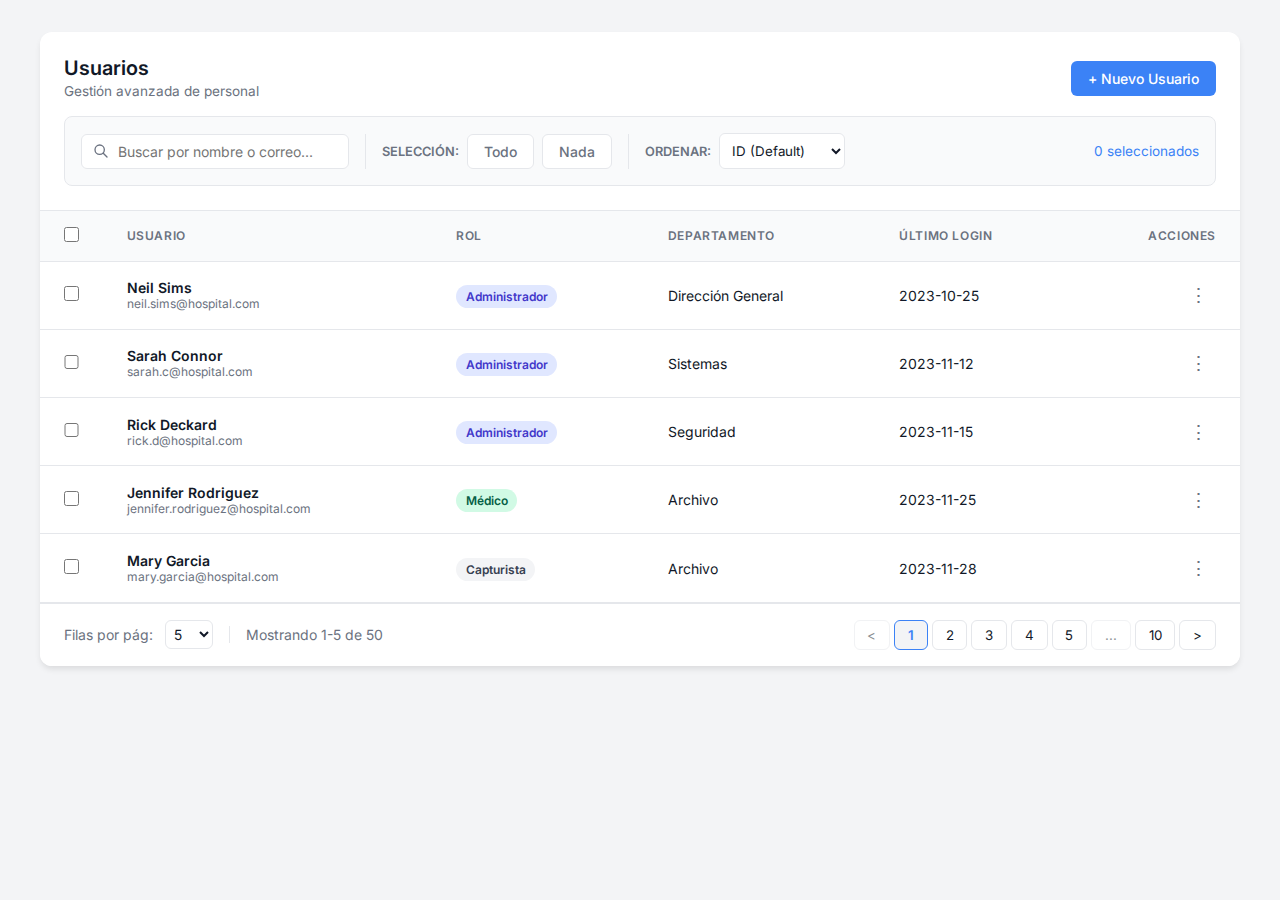
<file: core/templates/admin_table.html>
<!DOCTYPE html>
<html lang="es">
<head>
    <meta charset="UTF-8">
    <meta name="viewport" content="width=device-width, initial-scale=1.0">
    <title>Gestión de Usuarios - Búsqueda Integrada</title>
    <link href="https://fonts.googleapis.com/css2?family=Inter:wght@300;400;500;600&display=swap" rel="stylesheet">
    <style>
        :root {
            --primary: #3b82f6;
            --primary-hover: #2563eb;
            --bg-body: #f3f4f6;
            --bg-card: #ffffff;
            --text-main: #111827;
            --text-secondary: #6b7280;
            --border: #e5e7eb;
            --danger: #ef4444;
            --danger-bg: #fef2f2;
            --danger-hover: #dc2626;
        }

        * { box-sizing: border-box; margin: 0; padding: 0; font-family: 'Inter', sans-serif; }
        body { background-color: var(--bg-body); padding: 2rem; color: var(--text-main); }

        .container {
            max-width: 1200px; margin: 0 auto; background: var(--bg-card);
            border-radius: 12px; box-shadow: 0 4px 6px -1px rgba(0, 0, 0, 0.1); overflow: hidden;
            display: flex; flex-direction: column; min-height: 600px;
        }

        /* Header */
        .header { padding: 1.5rem; border-bottom: 1px solid var(--border); }
        .header-top { display: flex; justify-content: space-between; align-items: center; margin-bottom: 1rem; }
        .header-controls { display: flex; gap: 1rem; align-items: center; flex-wrap: wrap; background: #f9fafb; padding: 1rem; border-radius: 8px; border: 1px solid var(--border); }
        .header h2 { font-size: 1.25rem; font-weight: 600; }
        
        /* Botones */
        .btn { padding: 0.5rem 1rem; border-radius: 6px; cursor: pointer; font-size: 0.875rem; font-weight: 500; border: 1px solid transparent; transition: 0.2s; display: inline-flex; align-items: center; gap: 0.5rem; }
        .btn-primary { background-color: var(--primary); color: white; }
        .btn-primary:hover { background-color: var(--primary-hover); }
        .btn-outline { background: white; border-color: var(--border); color: var(--text-secondary); }
        .btn-outline:hover { background: #f3f4f6; }
        .btn-danger { background-color: var(--danger); color: white; border: none; }
        .btn-danger:hover:not(:disabled) { background-color: var(--danger-hover); }
        .btn-danger:disabled { opacity: 0.6; cursor: not-allowed; background-color: #fca5a5; }

        .fade-in { animation: fadeIn 0.3s ease-in-out; }
        @keyframes fadeIn { from { opacity: 0; transform: scale(0.9); } to { opacity: 1; transform: scale(1); } }

        /* Inputs */
        .select-input { padding: 0.5rem; border: 1px solid var(--border); border-radius: 6px; color: var(--text-main); outline: none; background: white; cursor: pointer; }
        
        /* Búsqueda (NUEVO ESTILO) */
        .search-wrapper { position: relative; display: flex; align-items: center; min-width: 250px; }
        .search-icon { position: absolute; left: 0.75rem; color: var(--text-secondary); pointer-events: none; }
        .search-input { width: 100%; padding: 0.5rem 0.75rem 0.5rem 2.25rem; border: 1px solid var(--border); border-radius: 6px; outline: none; font-size: 0.875rem; }
        .search-input:focus { border-color: var(--primary); box-shadow: 0 0 0 2px rgba(59, 130, 246, 0.1); }

        /* Tabla */
        .table-container { overflow-x: auto; flex-grow: 1; }
        table { width: 100%; border-collapse: collapse; text-align: left; }
        thead { background-color: #f9fafb; position: sticky; top: 0; z-index: 5; }
        th { padding: 1rem 1.5rem; font-size: 0.75rem; font-weight: 600; text-transform: uppercase; color: var(--text-secondary); letter-spacing: 0.05em; border-bottom: 1px solid var(--border); }
        td { padding: 0.85rem 1.5rem; border-bottom: 1px solid var(--border); font-size: 0.875rem; vertical-align: middle; }
        tr:hover { background-color: #f9fafb; }
        tr.selected-row { background-color: #eff6ff; }
        input[type="checkbox"] { width: 1.1em; height: 1.1em; cursor: pointer; accent-color: var(--primary); }

        /* Badges */
        .badge { padding: 0.25rem 0.6rem; border-radius: 9999px; font-size: 0.75rem; font-weight: 600; }
        .badge-admin { background-color: #e0e7ff; color: #4338ca; }
        .badge-medico { background-color: #d1fae5; color: #065f46; }
        .badge-capturista { background-color: #f3f4f6; color: #374151; }

        .user-cell { display: flex; flex-direction: column; }
        .user-name { font-weight: 600; }
        .user-email { font-size: 0.75rem; color: var(--text-secondary); }

        /* Actions */
        .action-cell { position: relative; }
        .btn-dots { background: none; border: none; font-size: 1.2rem; cursor: pointer; color: var(--text-secondary); padding: 0.5rem; border-radius: 50%; }
        .btn-dots:hover { background-color: #e5e7eb; }
        .dropdown-menu { display: none; position: absolute; right: 1.5rem; top: 2.5rem; background: white; border: 1px solid var(--border); border-radius: 8px; box-shadow: 0 10px 15px -3px rgba(0,0,0,0.1); z-index: 10; min-width: 120px; }
        .dropdown-menu.show { display: block; }
        .dropdown-item { display: block; width: 100%; padding: 0.5rem 1rem; text-align: left; border: none; background: none; cursor: pointer; font-size: 0.875rem; }
        .dropdown-item:hover { background-color: #f3f4f6; }
        .text-danger { color: var(--danger); }

        /* Footer */
        .footer { padding: 1rem 1.5rem; display: flex; justify-content: space-between; align-items: center; border-top: 1px solid var(--border); background: white; }
        .footer-left { display: flex; align-items: center; gap: 1rem; }
        .rows-per-page-label { font-size: 0.875rem; color: var(--text-secondary); }
        .pagination-controls { display: flex; gap: 0.25rem; }
        .pagination-controls button { background: white; border: 1px solid var(--border); padding: 0.4rem 0.8rem; cursor: pointer; border-radius: 6px; color: var(--text-main); transition: 0.2s; }
        .pagination-controls button:hover:not(:disabled) { background-color: #f3f4f6; }
        .pagination-controls button.active { background-color: #f3f4f6; color: var(--primary); font-weight: 600; border-color: var(--primary); }
        .pagination-controls button:disabled { opacity: 0.5; cursor: not-allowed; }

        /* Modales */
        @keyframes modalFadeIn { from { opacity: 0; transform: translateY(-20px) scale(0.95); } to { opacity: 1; transform: translateY(0) scale(1); } }
        .modal-overlay { position: fixed; top: 0; left: 0; width: 100%; height: 100%; background: rgba(0,0,0,0.5); display: none; justify-content: center; align-items: center; z-index: 50; opacity: 0; transition: opacity 0.3s ease; }
        .modal-overlay.open { display: flex; opacity: 1; }
        .modal { background: white; padding: 2rem; border-radius: 12px; width: 400px; box-shadow: 0 20px 25px -5px rgba(0, 0, 0, 0.1); }
        .modal-overlay.open .modal { animation: modalFadeIn 0.3s ease-out forwards; }
        .modal-delete-header { text-align: center; margin-bottom: 1.5rem; }
        .icon-danger { width: 50px; height: 50px; background: var(--danger-bg); color: var(--danger); border-radius: 50%; display: flex; align-items: center; justify-content: center; margin: 0 auto 1rem auto; }
        .modal-actions { display: flex; justify-content: flex-end; gap: 0.5rem; margin-top: 1.5rem; }
        .modal-actions.center { justify-content: center; }
        .form-group { margin-bottom: 1rem; }
        .form-group label { display: block; font-size: 0.875rem; margin-bottom: 0.5rem; }
        .form-group input, .form-group select { width: 100%; padding: 0.5rem; border: 1px solid var(--border); border-radius: 6px; }

    </style>
</head>
<body>

    <div class="container">
        <div class="header">
            <div class="header-top">
                <div>
                    <h2>Usuarios</h2>
                    <span style="font-size: 0.85rem; color: var(--text-secondary);">Gestión avanzada de personal</span>
                </div>
                <button class="btn btn-primary" onclick="openUserModal()">+ Nuevo Usuario</button>
            </div>

            <div class="header-controls">
                
                <div class="search-wrapper">
                    <svg class="search-icon" width="16" height="16" fill="none" stroke="currentColor" stroke-width="2" viewBox="0 0 24 24"><path stroke-linecap="round" stroke-linejoin="round" d="M21 21l-6-6m2-5a7 7 0 11-14 0 7 7 0 0114 0z"></path></svg>
                    <input type="text" class="search-input" placeholder="Buscar por nombre o correo..." oninput="handleSearch(this.value)">
                </div>

                <div style="display: flex; align-items: center; gap: 0.5rem; border-right: 1px solid var(--border); border-left: 1px solid var(--border); padding: 0 1rem;">
                    <span style="font-size: 0.8rem; font-weight: 600; color: var(--text-secondary);">SELECCIÓN:</span>
                    <button class="btn btn-outline" onclick="selectAllGlobal()">Todo</button>
                    <button class="btn btn-outline" onclick="deselectAllGlobal()">Nada</button>
                </div>
                
                <div style="display: flex; align-items: center; gap: 0.5rem;">
                    <span style="font-size: 0.8rem; font-weight: 600; color: var(--text-secondary);">ORDENAR:</span>
                    <select id="sortFilter" class="select-input" onchange="applySort()">
                        <option value="id">ID (Default)</option>
                        <option value="name">Nombre (A-Z)</option>
                        <option value="role">Rol</option>
                        <option value="lastLogin">Último Login</option>
                    </select>
                </div>

                <div style="margin-left: auto; display: flex; align-items: center; gap: 1rem;">
                    <span style="font-size: 0.85rem; color: var(--primary);">
                        <span id="selectedCount">0</span> seleccionados
                    </span>
                    <button id="btnDeleteSelected" class="btn btn-danger fade-in" onclick="requestDeleteSelected()" style="display: none;">
                        Eliminar (<span id="deleteCountText">0</span>)
                    </button>
                </div>
            </div>
        </div>

        <div class="table-container">
            <table>
                <thead>
                    <tr>
                        <th style="width: 40px;"><input type="checkbox" id="masterCheckbox" onchange="toggleSelectPage(this)"></th>
                        <th>Usuario</th>
                        <th>Rol</th>
                        <th>Departamento</th>
                        <th>Último Login</th>
                        <th style="text-align: right;">Acciones</th>
                    </tr>
                </thead>
                <tbody id="userTableBody"></tbody>
            </table>
        </div>

        <div class="footer">
            <div class="footer-left">
                <div class="rows-per-page-label">
                    Filas por pág:
                    <select id="rowsPerPageSelect" class="select-input" style="padding: 0.25rem; font-size: 0.875rem; margin-left: 0.5rem;" onchange="changeRowsPerPage()">
                        <option value="5">5</option>
                        <option value="10">10</option>
                        <option value="20">20</option>
                        <option value="50">50</option>
                    </select>
                </div>
                <span style="font-size: 0.875rem; color: var(--text-secondary); border-left: 1px solid var(--border); padding-left: 1rem;" id="paginationInfo">Cargando...</span>
            </div>
            <div class="pagination-controls" id="paginationControls"></div>
        </div>
    </div>

    <div class="modal-overlay" id="userModal">
        <div class="modal">
            <h3 id="modalTitle">Nuevo Usuario</h3>
            <form id="userForm">
                <input type="hidden" id="userId">
                <div class="form-group"><label>Nombre</label><input type="text" id="userName" required></div>
                <div class="form-group"><label>Correo</label><input type="email" id="userEmail" required></div>
                <div class="form-group"><label>Departamento</label><input type="text" id="userDept" required></div>
                <div class="form-group">
                    <label>Rol</label>
                    <select id="userRole">
                        <option value="Administrador">Administrador</option>
                        <option value="Médico">Médico</option>
                        <option value="Capturista">Capturista</option>
                    </select>
                </div>
                <div class="modal-actions">
                    <button type="button" class="btn btn-outline" onclick="closeUserModal()">Cancelar</button>
                    <button type="submit" class="btn btn-primary">Guardar</button>
                </div>
            </form>
        </div>
    </div>

    <div class="modal-overlay" id="deleteModal">
        <div class="modal" style="border-top: 5px solid var(--danger);">
            <div class="modal-delete-header">
                <div class="icon-danger">
                    <svg width="24" height="24" fill="none" stroke="currentColor" stroke-width="2" viewBox="0 0 24 24"><path stroke-linecap="round" stroke-linejoin="round" d="M19 7l-.867 12.142A2 2 0 0116.138 21H7.862a2 2 0 01-1.995-1.858L5 7m5 4v6m4-6v6m1-10V4a1 1 0 00-1-1h-4a1 1 0 00-1 1v3M4 7h16"></path></svg>
                </div>
                <h3 style="font-size: 1.25rem; font-weight: 600; margin-bottom: 0.5rem;">¿Estás seguro?</h3>
                <p style="color: var(--text-secondary); font-size: 0.875rem;" id="deleteMessageText">Esta acción eliminará el registro permanentemente.</p>
            </div>
            <div class="modal-actions center">
                <button class="btn btn-outline" onclick="closeDeleteModal()">Cancelar</button>
                <button id="btnConfirmDelete" class="btn btn-danger" disabled onclick="executeDelete()">Eliminar (5s)</button>
            </div>
        </div>
    </div>

    <script>
        // --- 1. GENERADOR DE DATOS ---
        function generateData() {
            const names = ["James", "Mary", "Robert", "Patricia", "John", "Jennifer", "Michael", "Linda", "David", "Elizabeth", "William", "Barbara", "Richard", "Susan", "Joseph", "Jessica", "Thomas", "Sarah", "Charles", "Karen", "Christopher", "Lisa", "Daniel", "Nancy", "Matthew", "Betty", "Anthony", "Margaret", "Mark", "Sandra"];
            const lastNames = ["Smith", "Johnson", "Williams", "Brown", "Jones", "Garcia", "Miller", "Davis", "Rodriguez", "Martinez", "Hernandez", "Lopez", "Gonzalez", "Wilson", "Anderson"];
            const depts = ["Cardiología", "Pediatría", "Urgencias", "Recepción", "Archivo", "Laboratorio", "Farmacia", "Nutrición", "Rayos X"];
            
            let data = [
                { id: 1, name: 'Neil Sims', email: 'neil.sims@hospital.com', role: 'Administrador', dept: 'Dirección General', lastLogin: '2023-10-25' },
                { id: 2, name: 'Sarah Connor', email: 'sarah.c@hospital.com', role: 'Administrador', dept: 'Sistemas', lastLogin: '2023-11-12' },
                { id: 3, name: 'Rick Deckard', email: 'rick.d@hospital.com', role: 'Administrador', dept: 'Seguridad', lastLogin: '2023-11-15' }
            ];

            for(let i = 4; i <= 50; i++) {
                const randName = names[Math.floor(Math.random() * names.length)];
                const randLast = lastNames[Math.floor(Math.random() * lastNames.length)];
                const fullName = `${randName} ${randLast}`;
                const email = `${randName.toLowerCase()}.${randLast.toLowerCase()}@hospital.com`;
                const dept = depts[Math.floor(Math.random() * depts.length)];
                const role = Math.random() > 0.5 ? 'Médico' : 'Capturista'; 
                const day = Math.floor(Math.random() * 28) + 1;
                const date = `2023-11-${day.toString().padStart(2, '0')}`;
                data.push({ id: i, name: fullName, email: email, role: role, dept: dept, lastLogin: date });
            }
            return data;
        }

        let users = generateData();

        // --- STATE ---
        let currentPage = 1;
        let rowsPerPage = 5; 
        let selectedIds = new Set();
        let currentSort = 'id';
        let searchTerm = ''; // NUEVO ESTADO
        let pendingDeleteIds = [];
        let deleteTimer = null;

        // --- CORE FUNCTIONS (MODIFIED) ---
        
        // 1. Nueva Función: Obtener usuarios procesados (Filtrados y Ordenados)
        // Esto centraliza la lógica para que la Tabla y la Selección Masiva vean los mismos datos.
        function getProcessedUsers() {
            // A. Filtrar
            let filtered = users;
            if (searchTerm) {
                const term = searchTerm.toLowerCase();
                filtered = users.filter(u => 
                    u.name.toLowerCase().includes(term) || 
                    u.email.toLowerCase().includes(term)
                );
            }

            // B. Ordenar
            return filtered.sort((a, b) => {
                if (a[currentSort] < b[currentSort]) return -1;
                if (a[currentSort] > b[currentSort]) return 1;
                return 0;
            });
        }

        function handleSearch(val) {
            searchTerm = val;
            currentPage = 1; // Resetear a página 1 al buscar
            renderTable();
        }

        function changeRowsPerPage() {
            const select = document.getElementById('rowsPerPageSelect');
            rowsPerPage = parseInt(select.value);
            currentPage = 1; 
            renderTable();
        }

        function renderTable() {
            const tbody = document.getElementById('userTableBody');
            tbody.innerHTML = '';

            // Usamos la nueva función centralizada
            const processedUsers = getProcessedUsers();

            // Paginación sobre los resultados filtrados
            const totalPages = Math.ceil(processedUsers.length / rowsPerPage);
            if (currentPage > totalPages && totalPages > 0) currentPage = totalPages;

            const start = (currentPage - 1) * rowsPerPage;
            const end = start + rowsPerPage;
            const pageUsers = processedUsers.slice(start, end);

            if (pageUsers.length === 0) {
                tbody.innerHTML = `<tr><td colspan="6" style="text-align:center; padding: 2rem; color: var(--text-secondary);">No se encontraron resultados</td></tr>`;
            } else {
                pageUsers.forEach(user => {
                    const isSelected = selectedIds.has(user.id);
                    const tr = document.createElement('tr');
                    if (isSelected) tr.classList.add('selected-row');

                    tr.innerHTML = `
                        <td><input type="checkbox" onchange="toggleSelectUser(${user.id})" ${isSelected ? 'checked' : ''}></td>
                        <td>
                            <div class="user-cell">
                                <span class="user-name">${user.name}</span>
                                <span class="user-email">${user.email}</span>
                            </div>
                        </td>
                        <td><span class="badge ${getRoleClass(user.role)}">${user.role}</span></td>
                        <td>${user.dept}</td>
                        <td>${user.lastLogin}</td>
                        <td style="text-align: right;" class="action-cell">
                            <button class="btn-dots" onclick="toggleMenu(${user.id})">⋮</button>
                            <div id="menu-${user.id}" class="dropdown-menu">
                                <button class="dropdown-item" onclick="editUser(${user.id})">Editar</button>
                                <button class="dropdown-item text-danger" onclick="requestDeleteOne(${user.id})">Eliminar</button>
                            </div>
                        </td>
                    `;
                    tbody.appendChild(tr);
                });
            }

            updateMasterCheckbox(pageUsers);
            renderPaginationControls(processedUsers.length);
            updateSelectionState();
        }

        // --- PAGINACIÓN ---
        function renderPaginationControls(totalItems) {
            const totalPages = Math.ceil(totalItems / rowsPerPage);
            const controls = document.getElementById('paginationControls');
            
            const start = (currentPage - 1) * rowsPerPage + 1;
            const end = Math.min(start + rowsPerPage - 1, totalItems);
            const infoText = totalItems > 0 ? `Mostrando ${start}-${end} de ${totalItems}` : '0 resultados';
            document.getElementById('paginationInfo').innerText = infoText;
            
            if(totalItems === 0) {
                controls.innerHTML = '';
                return;
            }

            let html = `<button onclick="changePage(${currentPage - 1})" ${currentPage === 1 ? 'disabled' : ''}>&lt;</button>`;
            
            let startPage = Math.max(1, currentPage - 2);
            let endPage = Math.min(totalPages, startPage + 4);
            if (endPage - startPage < 4) startPage = Math.max(1, endPage - 4);

            if (startPage > 1) {
                html += `<button onclick="changePage(1)">1</button>`;
                if (startPage > 2) html += `<button disabled>...</button>`;
            }

            for(let i = startPage; i <= endPage; i++) {
                const activeClass = i === currentPage ? 'active' : '';
                html += `<button onclick="changePage(${i})" class="${activeClass}">${i}</button>`;
            }

            if (endPage < totalPages) {
                if (endPage < totalPages - 1) html += `<button disabled>...</button>`;
                html += `<button onclick="changePage(${totalPages})">${totalPages}</button>`;
            }

            html += `<button onclick="changePage(${currentPage + 1})" ${currentPage >= totalPages ? 'disabled' : ''}>&gt;</button>`;
            controls.innerHTML = html;
        }

        // --- UTILIDADES ---
        function toggleSelectUser(id) {
            if (selectedIds.has(id)) selectedIds.delete(id); else selectedIds.add(id);
            renderTable();
        }

        // Checkbox maestro (Solo selecciona lo que se ve en la página actual filtrada)
        function toggleSelectPage(checkbox) {
            const processedUsers = getProcessedUsers();
            const start = (currentPage - 1) * rowsPerPage;
            const pageUsers = processedUsers.slice(start, start + rowsPerPage);
            
            if (checkbox.checked) pageUsers.forEach(u => selectedIds.add(u.id)); 
            else pageUsers.forEach(u => selectedIds.delete(u.id));
            renderTable();
        }

        // Select All (Todos los filtrados o todos los globales?) -> Globales, como antes.
        function selectAllGlobal() { 
            // Opción: Si quieres seleccionar solo los FILTRADOS usa getProcessedUsers() aquí.
            // Por defecto dejo seleccionar TODOS los que existen en memoria.
            users.forEach(u => selectedIds.add(u.id)); 
            renderTable(); 
        }

        function deselectAllGlobal() { selectedIds.clear(); renderTable(); }
        
        function updateSelectionState() {
            const count = selectedIds.size;
            document.getElementById('selectedCount').innerText = count;
            const btnDelete = document.getElementById('btnDeleteSelected');
            if (count > 0) {
                btnDelete.style.display = 'inline-flex';
                document.getElementById('deleteCountText').innerText = count;
            } else { btnDelete.style.display = 'none'; }
        }

        function updateMasterCheckbox(pageUsers) {
            const master = document.getElementById('masterCheckbox');
            if (pageUsers.length === 0) { master.checked = false; master.indeterminate = false; return; }
            const allSelected = pageUsers.every(u => selectedIds.has(u.id));
            const someSelected = pageUsers.some(u => selectedIds.has(u.id));
            master.checked = allSelected;
            master.indeterminate = !allSelected && someSelected;
        }

        // --- MODALES (Borrado y CRUD) ---
        function requestDeleteOne(id) { pendingDeleteIds = [id]; openDeleteModal(1); }
        function requestDeleteSelected() { pendingDeleteIds = Array.from(selectedIds); openDeleteModal(pendingDeleteIds.length); }

        function openDeleteModal(count) {
            const modal = document.getElementById('deleteModal');
            const msg = document.getElementById('deleteMessageText');
            const btn = document.getElementById('btnConfirmDelete');
            msg.innerHTML = count === 1 ? "Estás a punto de eliminar <b>1 usuario</b>." : `Estás a punto de eliminar <b>${count} usuarios</b>.`;
            let seconds = 5;
            btn.disabled = true;
            btn.innerText = `Eliminar (${seconds}s)`;
            modal.classList.add('open');
            clearInterval(deleteTimer);
            deleteTimer = setInterval(() => {
                seconds--;
                if (seconds <= 0) { clearInterval(deleteTimer); btn.disabled = false; btn.innerText = "¡Sí, eliminar!"; }
                else { btn.innerText = `Eliminar (${seconds}s)`; }
            }, 1000);
        }

        function closeDeleteModal() { clearInterval(deleteTimer); document.getElementById('deleteModal').classList.remove('open'); pendingDeleteIds = []; }
        function executeDelete() {
            users = users.filter(u => !pendingDeleteIds.includes(u.id));
            pendingDeleteIds.forEach(id => selectedIds.delete(id));
            closeDeleteModal(); renderTable();
        }

        function applySort() { currentSort = document.getElementById('sortFilter').value; renderTable(); }
        function changePage(p) { 
            const processed = getProcessedUsers();
            const totalPages = Math.ceil(processed.length / rowsPerPage);
            if (p >= 1 && p <= totalPages) { currentPage = p; renderTable(); } 
        }
        function getRoleClass(role) { if (role === 'Administrador') return 'badge-admin'; if (role === 'Médico') return 'badge-medico'; return 'badge-capturista'; }
        function toggleMenu(id) {
            document.querySelectorAll('.dropdown-menu').forEach(el => el.classList.remove('show'));
            document.getElementById(`menu-${id}`).classList.toggle('show');
        }
        window.onclick = function(e) {
            if (!e.target.matches('.btn-dots')) document.querySelectorAll('.dropdown-menu').forEach(el => el.classList.remove('show'));
            if (e.target.classList.contains('modal-overlay')) {
                if(e.target.id === 'userModal') closeUserModal();
                if(e.target.id === 'deleteModal') closeDeleteModal();
            }
        }
        
        const userModal = document.getElementById('userModal');
        function openUserModal() { document.getElementById('userForm').reset(); document.getElementById('modalTitle').innerText = "Nuevo Usuario"; document.getElementById('userId').value = ""; userModal.classList.add('open'); }
        function closeUserModal() { userModal.classList.remove('open'); }
        function editUser(id) {
            const user = users.find(u => u.id === id);
            document.getElementById('modalTitle').innerText = "Editar Usuario";
            document.getElementById('userId').value = user.id;
            document.getElementById('userName').value = user.name;
            document.getElementById('userEmail').value = user.email;
            document.getElementById('userDept').value = user.dept;
            document.getElementById('userRole').value = user.role;
            userModal.classList.add('open');
        }
        document.getElementById('userForm').onsubmit = function(e) {
            e.preventDefault();
            const id = document.getElementById('userId').value;
            const userData = { name: document.getElementById('userName').value, email: document.getElementById('userEmail').value, dept: document.getElementById('userDept').value, role: document.getElementById('userRole').value };
            if (id) { const index = users.findIndex(u => u.id == id); users[index] = { ...users[index], ...userData }; }
            else { const newId = users.length > 0 ? Math.max(...users.map(u => u.id)) + 1 : 1; users.push({ id: newId, ...userData, lastLogin: new Date().toISOString().split('T')[0] }); }
            closeUserModal(); renderTable();
        }

        renderTable();
    </script>
</body>
</html>
</file>
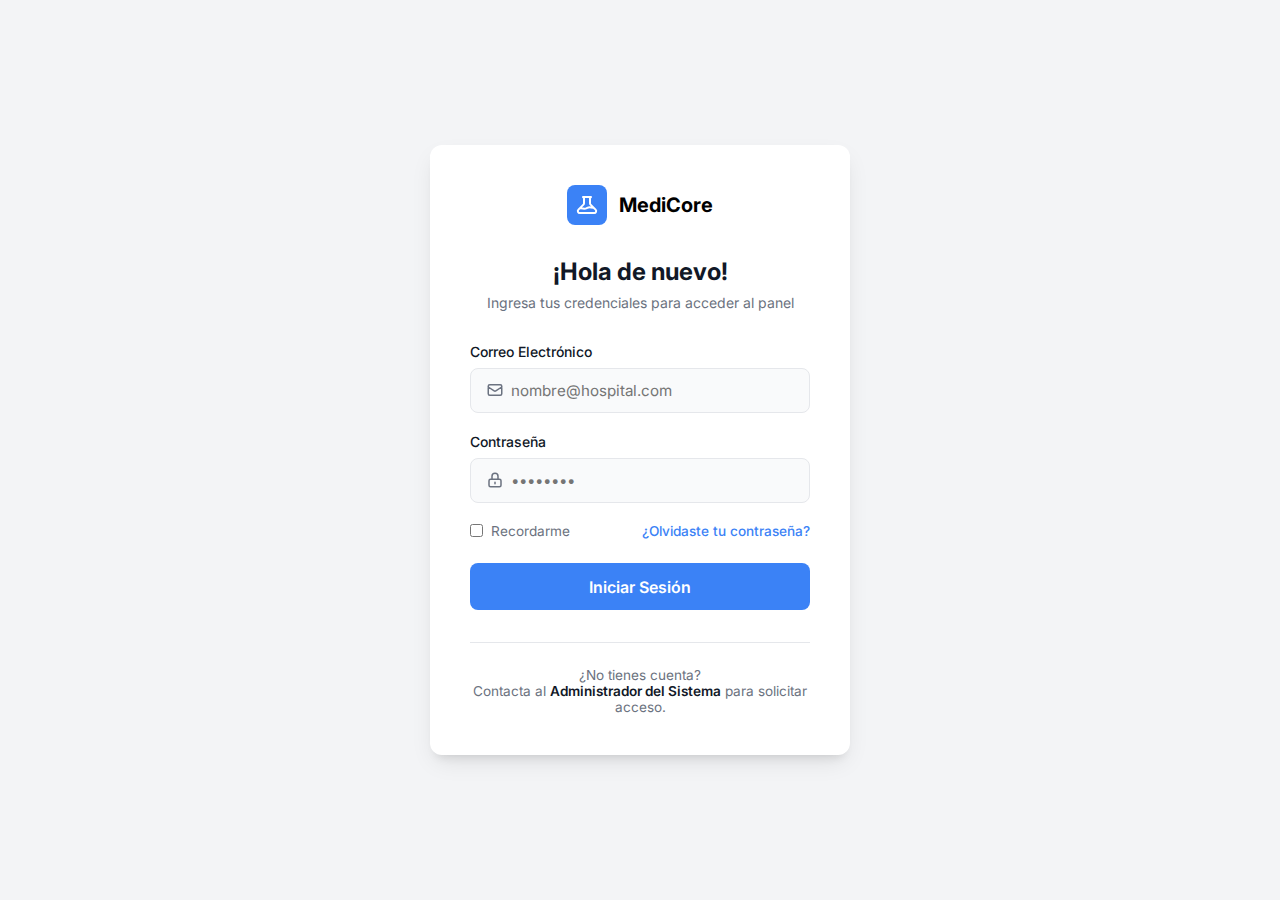
<file: core/templates/login.html>
<!DOCTYPE html>
<html lang="es">
<head>
    <meta charset="UTF-8">
    <meta name="viewport" content="width=device-width, initial-scale=1.0">
    <title>Iniciar Sesión - Admin Panel</title>
    <link href="https://fonts.googleapis.com/css2?family=Inter:wght@300;400;500;600;700&display=swap" rel="stylesheet">
    <style>
        :root {
            --primary: #3b82f6;
            --primary-hover: #2563eb;
            --bg-body: #f3f4f6;
            --bg-card: #ffffff;
            --text-main: #111827;
            --text-secondary: #6b7280;
            --border: #e5e7eb;
            --danger: #ef4444;
        }

        * { box-sizing: border-box; margin: 0; padding: 0; font-family: 'Inter', sans-serif; }

        body {
            background-color: var(--bg-body);
            display: flex;
            justify-content: center;
            align-items: center;
            min-height: 100vh;
            padding: 1rem;
        }

        .login-card {
            background: var(--bg-card);
            width: 100%;
            max-width: 420px;
            padding: 2.5rem;
            border-radius: 12px;
            box-shadow: 0 10px 25px -5px rgba(0, 0, 0, 0.1), 0 8px 10px -6px rgba(0, 0, 0, 0.1);
        }

        .logo-area {
            display: flex;
            align-items: center;
            gap: 0.75rem;
            margin-bottom: 2rem;
            justify-content: center;
        }
        
        .logo-icon {
            width: 40px; height: 40px;
            background: var(--primary);
            border-radius: 8px;
            display: flex; align-items: center; justify-content: center;
            color: white;
        }

        .login-header { text-align: center; margin-bottom: 2rem; }
        .login-header h1 { font-size: 1.5rem; font-weight: 700; color: var(--text-main); margin-bottom: 0.5rem; }
        .login-header p { color: var(--text-secondary); font-size: 0.875rem; }

        .form-group { margin-bottom: 1.25rem; }
        .form-group label { display: block; font-size: 0.875rem; font-weight: 500; color: var(--text-main); margin-bottom: 0.5rem; }
        
        .input-wrapper { position: relative; }
        .input-icon { 
            position: absolute; left: 1rem; top: 50%; transform: translateY(-50%); 
            color: var(--text-secondary); pointer-events: none; 
        }
        
        input {
            width: 100%;
            padding: 0.75rem 1rem 0.75rem 2.5rem; /* Padding left para el icono */
            border: 1px solid var(--border);
            border-radius: 8px;
            font-size: 0.95rem;
            outline: none;
            transition: all 0.2s;
            background: #f9fafb;
        }

        input:focus {
            border-color: var(--primary);
            background: white;
            box-shadow: 0 0 0 3px rgba(59, 130, 246, 0.15);
        }

        .form-footer {
            display: flex;
            justify-content: space-between;
            align-items: center;
            margin-bottom: 1.5rem;
            font-size: 0.85rem;
        }

        .remember-me { display: flex; align-items: center; gap: 0.5rem; color: var(--text-secondary); cursor: pointer; }
        .remember-me input { width: auto; margin: 0; padding: 0; cursor: pointer; accent-color: var(--primary); }
        
        .forgot-link { color: var(--primary); text-decoration: none; font-weight: 500; }
        .forgot-link:hover { text-decoration: underline; }

        .btn-submit {
            width: 100%;
            padding: 0.85rem;
            background-color: var(--primary);
            color: white;
            border: none;
            border-radius: 8px;
            font-weight: 600;
            font-size: 1rem;
            cursor: pointer;
            transition: background 0.2s;
            display: flex;
            justify-content: center;
            align-items: center;
            gap: 0.5rem;
        }

        .btn-submit:hover { background-color: var(--primary-hover); }
        .btn-submit:disabled { opacity: 0.7; cursor: not-allowed; }

        .admin-note {
            margin-top: 2rem;
            padding-top: 1.5rem;
            border-top: 1px solid var(--border);
            text-align: center;
            font-size: 0.85rem;
            color: var(--text-secondary);
        }
        
        .admin-note span { color: var(--text-main); font-weight: 600; }

        /* Spinner para loading */
        .spinner {
            width: 18px; height: 18px;
            border: 2px solid #ffffff;
            border-bottom-color: transparent;
            border-radius: 50%;
            display: none;
            animation: rotation 1s linear infinite;
        }
        @keyframes rotation { 0% { transform: rotate(0deg); } 100% { transform: rotate(360deg); } }

        /* Mensaje de error */
        .error-message {
            color: var(--danger);
            font-size: 0.85rem;
            text-align: center;
            margin-bottom: 1rem;
            display: none;
            background: #fef2f2;
            padding: 0.5rem;
            border-radius: 6px;
        }

    </style>
</head>
<body>

    <div class="login-card">
        <div class="logo-area">
            <div class="logo-icon">
                <svg width="24" height="24" fill="none" stroke="currentColor" stroke-width="2" viewBox="0 0 24 24"><path stroke-linecap="round" stroke-linejoin="round" d="M19.428 15.428a2 2 0 00-1.022-.547l-2.384-.477a6 6 0 00-3.86.517l-.318.158a6 6 0 01-3.86.517L6.05 15.21a2 2 0 00-1.806.547M8 4h8l-1 1v5.172a2 2 0 00.586 1.414l5 5c1.26 1.26.367 3.414-1.415 3.414H4.828c-1.782 0-2.674-2.154-1.414-3.414l5-5A2 2 0 009 10.172V5L8 4z"></path></svg>
            </div>
            <h2 style="font-weight: 700; font-size: 1.25rem;">MediCore</h2>
        </div>

        <div class="login-header">
            <h1>¡Hola de nuevo!</h1>
            <p>Ingresa tus credenciales para acceder al panel</p>
        </div>

        <form id="loginForm">
            <div id="errorMsg" class="error-message">Usuario o contraseña incorrectos</div>

            <div class="form-group">
                <label>Correo Electrónico</label>
                <div class="input-wrapper">
                    <svg class="input-icon" width="18" height="18" fill="none" stroke="currentColor" stroke-width="2" viewBox="0 0 24 24"><path stroke-linecap="round" stroke-linejoin="round" d="M3 8l7.89 5.26a2 2 0 002.22 0L21 8M5 19h14a2 2 0 002-2V7a2 2 0 00-2-2H5a2 2 0 00-2 2v10a2 2 0 002 2z"></path></svg>
                    <input type="email" id="email" placeholder="nombre@hospital.com" required>
                </div>
            </div>

            <div class="form-group">
                <label>Contraseña</label>
                <div class="input-wrapper">
                    <svg class="input-icon" width="18" height="18" fill="none" stroke="currentColor" stroke-width="2" viewBox="0 0 24 24"><path stroke-linecap="round" stroke-linejoin="round" d="M12 15v2m-6 4h12a2 2 0 002-2v-6a2 2 0 00-2-2H6a2 2 0 00-2 2v6a2 2 0 002 2zm10-10V7a4 4 0 00-8 0v4h8z"></path></svg>
                    <input type="password" id="password" placeholder="••••••••" required>
                </div>
            </div>

            <div class="form-footer">
                <label class="remember-me">
                    <input type="checkbox"> Recordarme
                </label>
                <a href="#" class="forgot-link">¿Olvidaste tu contraseña?</a>
            </div>

            <button type="submit" class="btn-submit" id="btnSubmit">
                <span class="spinner" id="loadingSpinner"></span>
                <span id="btnText">Iniciar Sesión</span>
            </button>
        </form>

        <div class="admin-note">
            ¿No tienes cuenta? <br>
            Contacta al <span>Administrador del Sistema</span> para solicitar acceso.
        </div>
    </div>

    <script>
        document.getElementById('loginForm').addEventListener('submit', function(e) {
            e.preventDefault();
            
            const btn = document.getElementById('btnSubmit');
            const spinner = document.getElementById('loadingSpinner');
            const btnText = document.getElementById('btnText');
            const errorMsg = document.getElementById('errorMsg');
            const email = document.getElementById('email').value;
            const password = document.getElementById('password').value;

            // 1. UI Loading State
            btn.disabled = true;
            spinner.style.display = 'block';
            btnText.innerText = 'Verificando...';
            errorMsg.style.display = 'none';

            // 2. Simulación de petición al servidor (1.5 segundos)
            setTimeout(() => {
                // Validación "Dummy" (Puedes cambiar esto)
                // Aquí simulamos que cualquier correo que termine en @hospital.com entra
                if(email.includes('@hospital.com') && password.length > 0) {
                    
                    // ÉXITO: Redireccionar al index.
                    window.location.href = '/';
                    
                } else {
                    // ERROR
                    btn.disabled = false;
                    spinner.style.display = 'none';
                    btnText.innerText = 'Iniciar Sesión';
                    errorMsg.style.display = 'block';
                    errorMsg.innerText = "Credenciales inválidas. Usa un correo @hospital.com";
                }
            }, 1500);
        });
    </script>
</body>
</html>
</file>
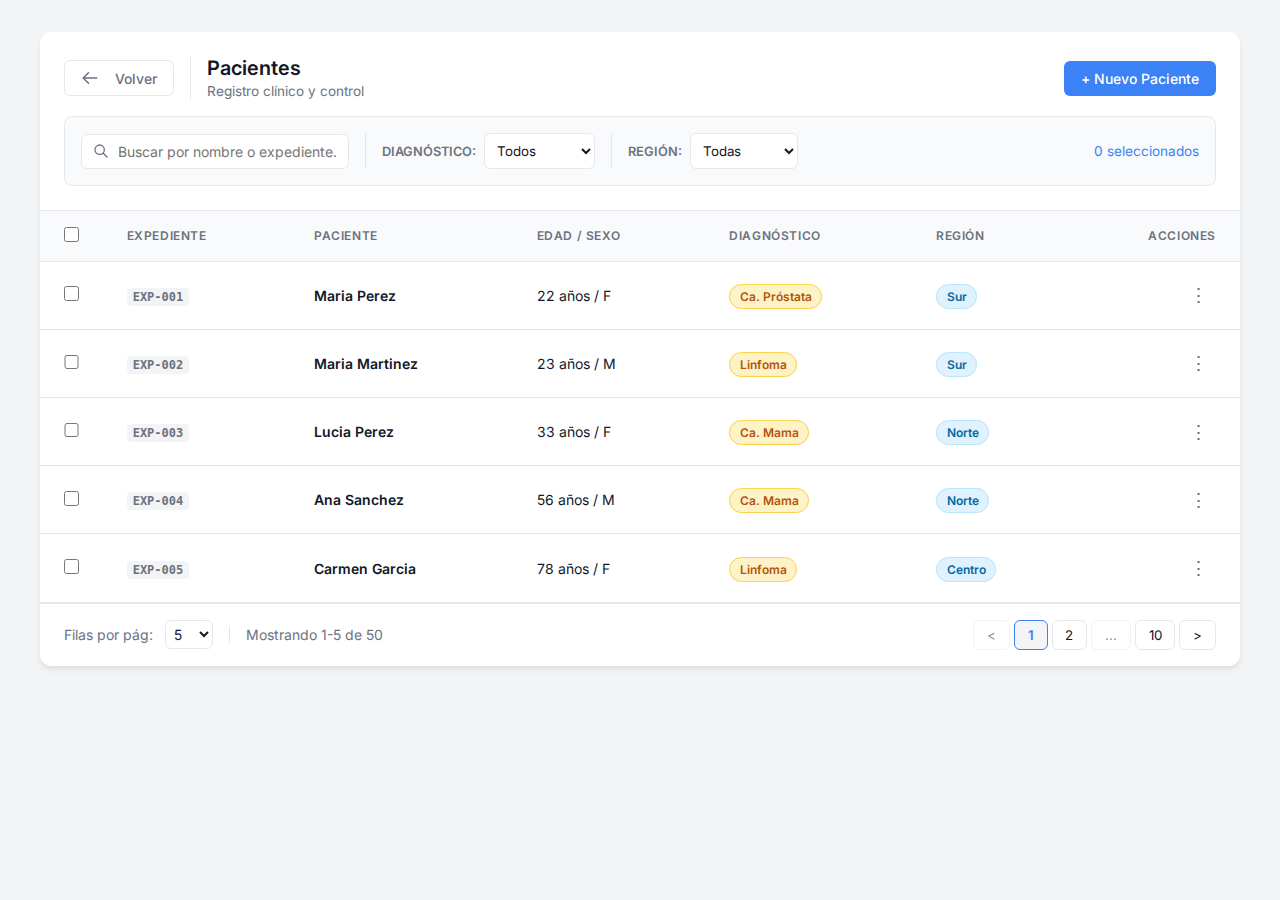
<file: core/templates/tabla_pacientes.html>
<!DOCTYPE html>
<html lang="es">
<head>
    <meta charset="UTF-8">
    <meta name="viewport" content="width=device-width, initial-scale=1.0">
    <title>Pacientes - MediCore</title>
    <link href="https://fonts.googleapis.com/css2?family=Inter:wght@300;400;500;600&display=swap" rel="stylesheet">
    
    <style>
        /* =========================================
           CSS COMPLETO (SIN DEPENDENCIAS EXTERNAS)
           ========================================= */
        :root {
            --primary: #3b82f6;
            --primary-hover: #2563eb;
            --bg-body: #f3f4f6;
            --bg-card: #ffffff;
            --text-main: #111827;
            --text-secondary: #6b7280;
            --border: #e5e7eb;
            --danger: #ef4444;
            --danger-bg: #fef2f2;
            --danger-hover: #dc2626;
            --success: #10b981;
            --warning: #f59e0b;
        }

        * {
            box-sizing: border-box;
            margin: 0;
            padding: 0;
            font-family: 'Inter', sans-serif;
        }

        body {
            background-color: var(--bg-body);
            padding: 2rem;
            color: var(--text-main);
            min-height: 100vh;
        }

        /* --- CONTENEDOR PRINCIPAL --- */
        .container {
            max-width: 1200px;
            margin: 0 auto;
            background: var(--bg-card);
            border-radius: 12px;
            box-shadow: 0 4px 6px -1px rgba(0, 0, 0, 0.1);
            overflow: hidden;
            display: flex;
            flex-direction: column;
            min-height: 600px;
        }

        /* --- HEADER Y CONTROLES --- */
        .header {
            padding: 1.5rem;
            border-bottom: 1px solid var(--border);
        }

        .header-top {
            display: flex;
            justify-content: space-between;
            align-items: center;
            margin-bottom: 1rem;
        }

        .header h2 {
            font-size: 1.25rem;
            font-weight: 600;
            margin: 0;
        }

        .header-controls {
            display: flex;
            gap: 1rem;
            align-items: center;
            flex-wrap: wrap;
            background: #f9fafb;
            padding: 1rem;
            border-radius: 8px;
            border: 1px solid var(--border);
        }

        /* --- BOTONES --- */
        .btn {
            padding: 0.5rem 1rem;
            border-radius: 6px;
            cursor: pointer;
            font-size: 0.875rem;
            font-weight: 500;
            border: 1px solid transparent;
            transition: 0.2s;
            display: inline-flex;
            align-items: center;
            gap: 0.5rem;
            text-decoration: none;
        }

        .btn-primary { background-color: var(--primary); color: white; }
        .btn-primary:hover { background-color: var(--primary-hover); }

        .btn-outline { background: white; border-color: var(--border); color: var(--text-secondary); }
        .btn-outline:hover { background: #f3f4f6; }

        .btn-danger { background-color: var(--danger); color: white; border: none; }
        .btn-danger:hover:not(:disabled) { background-color: var(--danger-hover); }
        .btn-danger:disabled { opacity: 0.6; cursor: not-allowed; background-color: #fca5a5; }

        /* --- INPUTS Y BÚSQUEDA --- */
        .select-input {
            padding: 0.5rem;
            border: 1px solid var(--border);
            border-radius: 6px;
            color: var(--text-main);
            outline: none;
            background: white;
            cursor: pointer;
        }

        .search-wrapper {
            position: relative;
            display: flex;
            align-items: center;
            min-width: 250px;
        }

        .search-icon {
            position: absolute;
            left: 0.75rem;
            color: var(--text-secondary);
            pointer-events: none;
        }

        .search-input {
            width: 100%;
            padding: 0.5rem 0.75rem 0.5rem 2.25rem;
            border: 1px solid var(--border);
            border-radius: 6px;
            outline: none;
            font-size: 0.875rem;
        }
        .search-input:focus {
            border-color: var(--primary);
            box-shadow: 0 0 0 2px rgba(59, 130, 246, 0.1);
        }

        /* --- TABLA --- */
        .table-container {
            overflow-x: auto;
            flex-grow: 1;
        }

        table {
            width: 100%;
            border-collapse: collapse;
            text-align: left;
        }

        thead {
            background-color: #f9fafb;
            position: sticky;
            top: 0;
            z-index: 5;
        }

        th {
            padding: 1rem 1.5rem;
            font-size: 0.75rem;
            font-weight: 600;
            text-transform: uppercase;
            color: var(--text-secondary);
            letter-spacing: 0.05em;
            border-bottom: 1px solid var(--border);
        }

        td {
            padding: 0.85rem 1.5rem;
            border-bottom: 1px solid var(--border);
            font-size: 0.875rem;
            vertical-align: middle;
        }

        tr:hover { background-color: #f9fafb; }
        tr.selected-row { background-color: #eff6ff; }

        input[type="checkbox"] {
            width: 1.1em; height: 1.1em; cursor: pointer; accent-color: var(--primary);
        }

        /* --- BADGES (Etiquetas) --- */
        .badge {
            padding: 0.25rem 0.6rem;
            border-radius: 9999px;
            font-size: 0.75rem;
            font-weight: 600;
        }

        .badge-diagnosis { background-color: #fef3c7; color: #b45309; border: 1px solid #fcd34d; }
        .badge-region { background-color: #e0f2fe; color: #0369a1; border: 1px solid #bae6fd; }
        
        .file-id { 
            font-family: monospace; 
            font-weight: 600; 
            color: var(--text-secondary); 
            background: #f3f4f6; 
            padding: 2px 6px; 
            border-radius: 4px; 
            font-size: 0.75rem;
        }

        .user-cell { display: flex; flex-direction: column; }
        .user-cell .user-name { font-weight: 600; font-size: 0.875rem; }

        /* --- ACCIONES (3 Puntos) --- */
        .action-cell { position: relative; }
        .btn-dots { background: none; border: none; font-size: 1.2rem; cursor: pointer; color: var(--text-secondary); padding: 0.5rem; border-radius: 50%; }
        .btn-dots:hover { background-color: #e5e7eb; }

        .dropdown-menu {
            display: none; position: absolute; right: 1.5rem; top: 2.5rem;
            background: white; border: 1px solid var(--border); border-radius: 8px;
            box-shadow: 0 10px 15px -3px rgba(0,0,0,0.1); z-index: 10; min-width: 140px;
        }
        .dropdown-menu.show { display: block; }
        .dropdown-item {
            display: block; width: 100%; padding: 0.5rem 1rem; text-align: left;
            border: none; background: none; cursor: pointer; font-size: 0.875rem;
        }
        .dropdown-item:hover { background-color: #f3f4f6; }
        .text-danger { color: var(--danger); }

        /* --- FOOTER --- */
        .footer {
            padding: 1rem 1.5rem; display: flex; justify-content: space-between; align-items: center;
            border-top: 1px solid var(--border); background: white;
        }
        .footer-left { display: flex; align-items: center; gap: 1rem; }
        .rows-per-page-label { font-size: 0.875rem; color: var(--text-secondary); }
        .pagination-controls { display: flex; gap: 0.25rem; }
        .pagination-controls button {
            background: white; border: 1px solid var(--border); padding: 0.4rem 0.8rem;
            cursor: pointer; border-radius: 6px; color: var(--text-main); transition: 0.2s;
        }
        .pagination-controls button:hover:not(:disabled) { background-color: #f3f4f6; }
        .pagination-controls button.active { background-color: #f3f4f6; color: var(--primary); font-weight: 600; border-color: var(--primary); }
        .pagination-controls button:disabled { opacity: 0.5; cursor: not-allowed; }

        /* --- MODALES --- */
        @keyframes modalFadeIn {
            from { opacity: 0; transform: translateY(-20px) scale(0.95); }
            to { opacity: 1; transform: translateY(0) scale(1); }
        }
        .fade-in { animation: fadeIn 0.3s ease-in-out; }
        @keyframes fadeIn { from { opacity: 0; transform: scale(0.9); } to { opacity: 1; transform: scale(1); } }

        .modal-overlay {
            position: fixed; top: 0; left: 0; width: 100%; height: 100%;
            background: rgba(0,0,0,0.5); display: none; justify-content: center; align-items: center;
            z-index: 50; opacity: 0; transition: opacity 0.3s ease;
        }
        .modal-overlay.open { display: flex; opacity: 1; }

        .modal {
            background: white; padding: 2rem; border-radius: 12px; width: 400px;
            box-shadow: 0 20px 25px -5px rgba(0, 0, 0, 0.1);
        }
        .modal-overlay.open .modal { animation: modalFadeIn 0.3s ease-out forwards; }

        .modal-delete-header { text-align: center; margin-bottom: 1.5rem; }
        .icon-danger {
            width: 50px; height: 50px; background: var(--danger-bg); color: var(--danger);
            border-radius: 50%; display: flex; align-items: center; justify-content: center;
            margin: 0 auto 1rem auto;
        }
        .modal-actions { display: flex; justify-content: flex-end; gap: 0.5rem; margin-top: 1.5rem; }
        .modal-actions.center { justify-content: center; }

        /* Formularios Modal */
        .form-group { margin-bottom: 1rem; }
        .form-group label { display: block; font-size: 0.875rem; margin-bottom: 0.5rem; }
        .form-group input, .form-group select {
            width: 100%; padding: 0.5rem; border: 1px solid var(--border); border-radius: 6px;
        }
    </style>
</head>
<body>

    <div class="container">
        <div class="header">
            <div class="header-top">
                <div style="display: flex; align-items: center; gap: 1rem;">
                    <a href="/" class="btn btn-outline" style="text-decoration: none; color: var(--text-secondary);">
                        <svg width="18" height="18" fill="none" stroke="currentColor" stroke-width="2" viewBox="0 0 24 24"><path stroke-linecap="round" stroke-linejoin="round" d="M10 19l-7-7m0 0l7-7m-7 7h18"></path></svg>
                        <span style="margin-left: 0.5rem;">Volver</span>
                    </a>

                    <div style="border-left: 1px solid var(--border); padding-left: 1rem;">
                        <h2>Pacientes</h2>
                        <span style="font-size: 0.85rem; color: var(--text-secondary);">Registro clínico y control</span>
                    </div>
                </div>
                <button class="btn btn-primary" onclick="openPatientModal()">+ Nuevo Paciente</button>
            </div>

            <div class="header-controls">
                
                <div class="search-wrapper">
                    <svg class="search-icon" width="16" height="16" fill="none" stroke="currentColor" stroke-width="2" viewBox="0 0 24 24"><path stroke-linecap="round" stroke-linejoin="round" d="M21 21l-6-6m2-5a7 7 0 11-14 0 7 7 0 0114 0z"></path></svg>
                    <input type="text" class="search-input" placeholder="Buscar por nombre o expediente..." oninput="handleSearch(this.value)">
                </div>

                <div style="display: flex; align-items: center; gap: 0.5rem; border-left: 1px solid var(--border); border-right: 1px solid var(--border); padding: 0 1rem;">
                    <span style="font-size: 0.8rem; font-weight: 600; color: var(--text-secondary);">DIAGNÓSTICO:</span>
                    <select id="diagFilter" class="select-input" onchange="applyFilters()">
                        <option value="">Todos</option>
                        <option value="Ca. Mama">Ca. Mama</option>
                        <option value="Ca. Pulmón">Ca. Pulmón</option>
                        <option value="Leucemia">Leucemia</option>
                        <option value="Linfoma">Linfoma</option>
                    </select>
                </div>

                <div style="display: flex; align-items: center; gap: 0.5rem;">
                    <span style="font-size: 0.8rem; font-weight: 600; color: var(--text-secondary);">REGIÓN:</span>
                    <select id="regionFilter" class="select-input" onchange="applyFilters()">
                        <option value="">Todas</option>
                        <option value="Norte">Zona Norte</option>
                        <option value="Sur">Zona Sur</option>
                        <option value="Centro">Centro</option>
                    </select>
                </div>

                <div style="margin-left: auto; display: flex; align-items: center; gap: 1rem;">
                    <span style="font-size: 0.85rem; color: var(--primary);">
                        <span id="selectedCount">0</span> seleccionados
                    </span>
                    <button id="btnDeleteSelected" class="btn btn-danger fade-in" onclick="requestDeleteSelected()" style="display: none;">
                        Eliminar (<span id="deleteCountText">0</span>)
                    </button>
                </div>
            </div>
        </div>

        <div class="table-container">
            <table>
                <thead>
                    <tr>
                        <th style="width: 40px;"><input type="checkbox" id="masterCheckbox" onchange="toggleSelectPage(this)"></th>
                        <th>Expediente</th>
                        <th>Paciente</th>
                        <th>Edad / Sexo</th>
                        <th>Diagnóstico</th>
                        <th>Región</th>
                        <th style="text-align: right;">Acciones</th>
                    </tr>
                </thead>
                <tbody id="patientTableBody">
                    </tbody>
            </table>
        </div>

        <div class="footer">
            <div class="footer-left">
                <div class="rows-per-page-label">
                    Filas por pág:
                    <select id="rowsPerPageSelect" class="select-input" style="padding: 0.25rem; font-size: 0.875rem; margin-left: 0.5rem;" onchange="changeRowsPerPage()">
                        <option value="5">5</option>
                        <option value="10">10</option>
                        <option value="20">20</option>
                        <option value="50">50</option>
                    </select>
                </div>
                <span style="font-size: 0.875rem; color: var(--text-secondary); border-left: 1px solid var(--border); padding-left: 1rem;" id="paginationInfo">Cargando...</span>
            </div>
            <div class="pagination-controls" id="paginationControls"></div>
        </div>
    </div>

    <div class="modal-overlay" id="patientModal">
        <div class="modal" style="width: 500px;">
            <h3 id="modalTitle">Registrar Paciente</h3>
            <form id="patientForm">
                <input type="hidden" id="patientId">
                
                <div style="display: grid; grid-template-columns: 1fr 1fr; gap: 1rem; margin-bottom: 1rem;">
                    <div class="form-group">
                        <label>Nombre</label>
                        <input type="text" id="pName" required>
                    </div>
                    <div class="form-group">
                        <label>Apellido</label>
                        <input type="text" id="pLastName" required>
                    </div>
                </div>

                <div style="display: grid; grid-template-columns: 1fr 1fr; gap: 1rem;">
                    <div class="form-group">
                        <label>Edad</label>
                        <input type="number" id="pAge" min="0" max="120" required>
                    </div>
                    <div class="form-group">
                        <label>Sexo</label>
                        <select id="pSex">
                            <option value="F">Femenino</option>
                            <option value="M">Masculino</option>
                        </select>
                    </div>
                </div>

                <div class="form-group">
                    <label>Diagnóstico</label>
                    <select id="pDiag">
                        <option value="Ca. Mama">Ca. Mama</option>
                        <option value="Ca. Pulmón">Ca. Pulmón</option>
                        <option value="Leucemia">Leucemia</option>
                        <option value="Linfoma">Linfoma</option>
                        <option value="Otro">Otro</option>
                    </select>
                </div>

                <div class="form-group">
                    <label>Región / Zona</label>
                    <select id="pRegion">
                        <option value="Norte">Norte</option>
                        <option value="Centro">Centro</option>
                        <option value="Sur">Sur</option>
                    </select>
                </div>

                <div class="modal-actions">
                    <button type="button" class="btn btn-outline" onclick="closePatientModal()">Cancelar</button>
                    <button type="submit" class="btn btn-primary">Guardar Ficha</button>
                </div>
            </form>
        </div>
    </div>

    <div class="modal-overlay" id="deleteModal">
        <div class="modal" style="border-top: 5px solid var(--danger);">
            <div class="modal-delete-header">
                <div class="icon-danger">
                    <svg width="24" height="24" fill="none" stroke="currentColor" stroke-width="2" viewBox="0 0 24 24"><path stroke-linecap="round" stroke-linejoin="round" d="M19 7l-.867 12.142A2 2 0 0116.138 21H7.862a2 2 0 01-1.995-1.858L5 7m5 4v6m4-6v6m1-10V4a1 1 0 00-1-1h-4a1 1 0 00-1 1v3M4 7h16"></path></svg>
                </div>
                <h3 style="font-size: 1.25rem; font-weight: 600; margin-bottom: 0.5rem;">¿Eliminar expediente?</h3>
                <p style="color: var(--text-secondary); font-size: 0.875rem;" id="deleteMessageText">Esta acción eliminará el registro clínico permanentemente.</p>
            </div>
            <div class="modal-actions center">
                <button class="btn btn-outline" onclick="closeDeleteModal()">Cancelar</button>
                <button id="btnConfirmDelete" class="btn btn-danger" disabled onclick="executeDelete()">Eliminar (5s)</button>
            </div>
        </div>
    </div>

    <script>
        // --- 1. GENERADOR DE DATOS CLÍNICOS ---
        function generatePatients() {
            const names = ["Maria", "Jose", "Luis", "Carmen", "Ana", "Pedro", "Sofia", "Jorge", "Lucia", "Miguel"];
            const lastnames = ["Garcia", "Lopez", "Martinez", "Rodriguez", "Hernandez", "Perez", "Sanchez", "Ramirez"];
            const diags = ["Ca. Mama", "Ca. Pulmón", "Leucemia", "Linfoma", "Ca. Próstata", "Sarcoma"];
            const regions = ["Norte", "Centro", "Sur"];
            
            let data = [];
            for(let i = 1; i <= 50; i++) {
                const name = names[Math.floor(Math.random() * names.length)];
                const last = lastnames[Math.floor(Math.random() * lastnames.length)];
                const diag = diags[Math.floor(Math.random() * diags.length)];
                const region = regions[Math.floor(Math.random() * regions.length)];
                const age = Math.floor(Math.random() * (80 - 5) + 5); 
                const sex = Math.random() > 0.5 ? 'M' : 'F';
                const expId = `EXP-${i.toString().padStart(3, '0')}`;

                data.push({ id: i, exp: expId, name: `${name} ${last}`, age: age, sex: sex, diag: diag, region: region });
            }
            return data;
        }

        let patients = generatePatients();

        // --- STATE ---
        let currentPage = 1;
        let rowsPerPage = 5;
        let selectedIds = new Set();
        let searchTerm = '';
        let diagFilterVal = '';
        let regionFilterVal = '';
        let pendingDeleteIds = [];
        let deleteTimer = null;

        // --- FILTROS Y BÚSQUEDA ---
        function getProcessedData() {
            let filtered = patients;
            if (searchTerm) {
                const term = searchTerm.toLowerCase();
                filtered = filtered.filter(p => 
                    p.name.toLowerCase().includes(term) || 
                    p.exp.toLowerCase().includes(term)
                );
            }
            if (diagFilterVal) {
                filtered = filtered.filter(p => p.diag === diagFilterVal);
            }
            if (regionFilterVal) {
                filtered = filtered.filter(p => p.region === regionFilterVal);
            }
            return filtered;
        }

        function handleSearch(val) { searchTerm = val; currentPage = 1; renderTable(); }
        function applyFilters() {
            diagFilterVal = document.getElementById('diagFilter').value;
            regionFilterVal = document.getElementById('regionFilter').value;
            currentPage = 1;
            renderTable();
        }
        function changeRowsPerPage() {
            rowsPerPage = parseInt(document.getElementById('rowsPerPageSelect').value);
            currentPage = 1;
            renderTable();
        }

        // --- RENDER TABLA ---
        function renderTable() {
            const tbody = document.getElementById('patientTableBody');
            tbody.innerHTML = '';

            const processed = getProcessedData();
            const totalPages = Math.ceil(processed.length / rowsPerPage);
            if (currentPage > totalPages && totalPages > 0) currentPage = totalPages;

            const start = (currentPage - 1) * rowsPerPage;
            const end = start + rowsPerPage;
            const pageData = processed.slice(start, end);

            if (pageData.length === 0) {
                tbody.innerHTML = `<tr><td colspan="7" style="text-align:center; padding: 2rem; color: var(--text-secondary);">No se encontraron pacientes</td></tr>`;
            } else {
                pageData.forEach(p => {
                    const isSelected = selectedIds.has(p.id);
                    const tr = document.createElement('tr');
                    if (isSelected) tr.classList.add('selected-row');

                    tr.innerHTML = `
                        <td><input type="checkbox" onchange="toggleSelect(${p.id})" ${isSelected ? 'checked' : ''}></td>
                        <td><span class="file-id">${p.exp}</span></td>
                        <td>
                            <div class="user-cell">
                                <span class="user-name">${p.name}</span>
                            </div>
                        </td>
                        <td>${p.age} años / ${p.sex}</td>
                        <td><span class="badge badge-diagnosis">${p.diag}</span></td>
                        <td><span class="badge badge-region">${p.region}</span></td>
                        <td style="text-align: right;" class="action-cell">
                            <button class="btn-dots" onclick="toggleMenu(${p.id})">⋮</button>
                            <div id="menu-${p.id}" class="dropdown-menu">
                                <button class="dropdown-item" onclick="editPatient(${p.id})">Editar Ficha</button>
                                <button class="dropdown-item text-danger" onclick="requestDeleteOne(${p.id})">Eliminar</button>
                            </div>
                        </td>
                    `;
                    tbody.appendChild(tr);
                });
            }
            
            updateMasterCheckbox(pageData);
            renderPagination(processed.length);
            updateSelectionState();
        }

        // --- UTILIDADES ---
        function toggleSelect(id) { if(selectedIds.has(id)) selectedIds.delete(id); else selectedIds.add(id); renderTable(); }
        
        function toggleSelectPage(cb) {
            const processed = getProcessedData();
            const start = (currentPage - 1) * rowsPerPage;
            const pageData = processed.slice(start, start + rowsPerPage);
            if(cb.checked) pageData.forEach(p => selectedIds.add(p.id));
            else pageData.forEach(p => selectedIds.delete(p.id));
            renderTable();
        }

        function requestDeleteOne(id) { pendingDeleteIds = [id]; openDeleteModal(1); }
        function requestDeleteSelected() { pendingDeleteIds = Array.from(selectedIds); openDeleteModal(pendingDeleteIds.length); }

        function openDeleteModal(n) {
            const btn = document.getElementById('btnConfirmDelete');
            document.getElementById('deleteMessageText').innerText = n===1 ? "Se borrará 1 expediente." : `Se borrarán ${n} expedientes.`;
            let s = 5;
            btn.disabled = true;
            btn.innerText = `Eliminar (${s}s)`;
            deleteModal.classList.add('open');
            clearInterval(deleteTimer);
            deleteTimer = setInterval(() => {
                s--;
                if(s<=0) { clearInterval(deleteTimer); btn.disabled=false; btn.innerText="Confirmar"; }
                else btn.innerText = `Eliminar (${s}s)`;
            }, 1000);
        }
        function closeDeleteModal() { clearInterval(deleteTimer); deleteModal.classList.remove('open'); pendingDeleteIds=[]; }
        
        function executeDelete() {
            patients = patients.filter(p => !pendingDeleteIds.includes(p.id));
            pendingDeleteIds.forEach(id => selectedIds.delete(id));
            closeDeleteModal();
            renderTable();
        }

        function updateSelectionState() {
            const count = selectedIds.size;
            document.getElementById('selectedCount').innerText = count;
            const btn = document.getElementById('btnDeleteSelected');
            if (count > 0) { btn.style.display = 'inline-flex'; document.getElementById('deleteCountText').innerText = count; }
            else { btn.style.display = 'none'; }
        }

        function updateMasterCheckbox(pageData) {
            const master = document.getElementById('masterCheckbox');
            if(pageData.length === 0) { master.checked=false; master.indeterminate=false; return; }
            const all = pageData.every(p => selectedIds.has(p.id));
            const some = pageData.some(p => selectedIds.has(p.id));
            master.checked = all;
            master.indeterminate = !all && some;
        }

        function renderPagination(total) {
            const totalPages = Math.ceil(total / rowsPerPage);
            const controls = document.getElementById('paginationControls');
            const start = (currentPage - 1) * rowsPerPage + 1;
            const end = Math.min(start + rowsPerPage - 1, total);
            document.getElementById('paginationInfo').innerText = total > 0 ? `Mostrando ${start}-${end} de ${total}` : '0 registros';
            
            if(total===0) { controls.innerHTML=''; return; }

            let html = `<button onclick="changePage(${currentPage-1})" ${currentPage===1?'disabled':''}>&lt;</button>`;
            for(let i=1; i<=totalPages; i++) {
                if(totalPages <= 7 || i === 1 || i === totalPages || (i >= currentPage - 1 && i <= currentPage + 1)) {
                    html += `<button onclick="changePage(${i})" class="${i===currentPage?'active':''}">${i}</button>`;
                } else if (i === currentPage - 2 || i === currentPage + 2) {
                    html += `<button disabled>...</button>`;
                }
            }
            html += `<button onclick="changePage(${currentPage+1})" ${currentPage>=totalPages?'disabled':''}>&gt;</button>`;
            controls.innerHTML = html;
        }

        function changePage(p) {
            const total = getProcessedData().length;
            const max = Math.ceil(total/rowsPerPage);
            if(p >= 1 && p <= max) { currentPage = p; renderTable(); }
        }

        const modal = document.getElementById('patientModal');
        const deleteModal = document.getElementById('deleteModal');

        function openPatientModal() {
            document.getElementById('patientForm').reset();
            document.getElementById('modalTitle').innerText = "Registrar Paciente";
            document.getElementById('patientId').value = "";
            modal.classList.add('open');
        }
        function closePatientModal() { modal.classList.remove('open'); }

        function editPatient(id) {
            const p = patients.find(x => x.id === id);
            document.getElementById('modalTitle').innerText = "Editar Ficha";
            document.getElementById('patientId').value = p.id;
            const parts = p.name.split(" ");
            document.getElementById('pName').value = parts[0];
            document.getElementById('pLastName').value = parts.slice(1).join(" ");
            document.getElementById('pAge').value = p.age;
            document.getElementById('pSex').value = p.sex;
            document.getElementById('pDiag').value = p.diag;
            document.getElementById('pRegion').value = p.region;
            modal.classList.add('open');
        }

        document.getElementById('patientForm').onsubmit = function(e) {
            e.preventDefault();
            const id = document.getElementById('patientId').value;
            const data = {
                name: document.getElementById('pName').value + " " + document.getElementById('pLastName').value,
                age: document.getElementById('pAge').value,
                sex: document.getElementById('pSex').value,
                diag: document.getElementById('pDiag').value,
                region: document.getElementById('pRegion').value
            };

            if(id) {
                const idx = patients.findIndex(p => p.id == id);
                patients[idx] = { ...patients[idx], ...data };
            } else {
                const newId = patients.length > 0 ? Math.max(...patients.map(p=>p.id))+1 : 1;
                const newExp = `EXP-${newId.toString().padStart(3,'0')}`;
                patients.push({ id: newId, exp: newExp, ...data });
            }
            closePatientModal();
            renderTable();
        }

        window.onclick = function(e) {
            if(e.target === modal) closePatientModal();
            if(e.target === deleteModal) closeDeleteModal();
            if(!e.target.matches('.btn-dots')) document.querySelectorAll('.dropdown-menu').forEach(el => el.classList.remove('show'));
        }
        function toggleMenu(id) {
            document.querySelectorAll('.dropdown-menu').forEach(el => el.classList.remove('show'));
            document.getElementById(`menu-${id}`).classList.toggle('show');
        }

        renderTable();
    </script>
</body>
</html>
</file>
